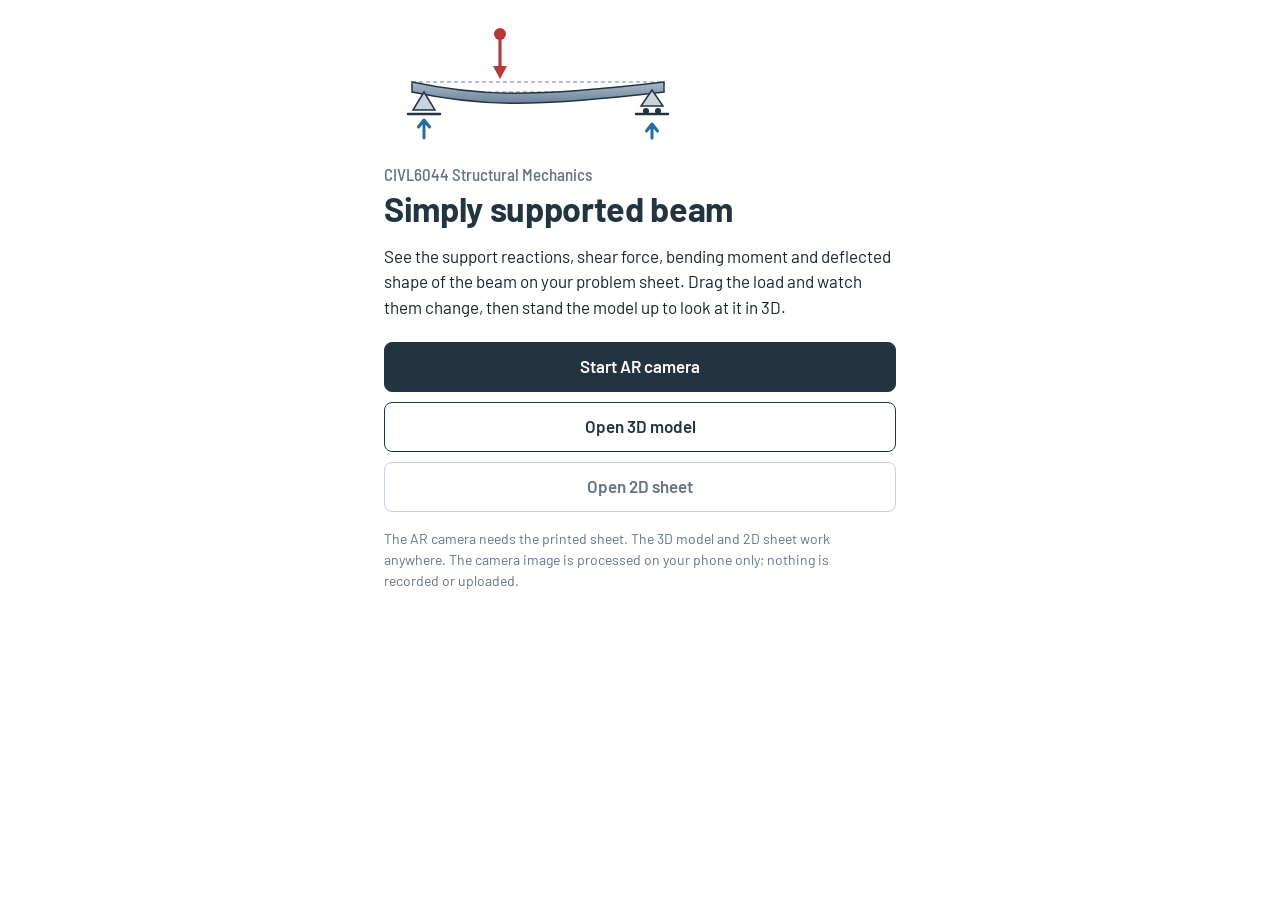
<file: index.html>
<!doctype html>
<html lang="en-IE">
<head>
  <meta charset="utf-8">
  <meta name="viewport" content="width=device-width, initial-scale=1, viewport-fit=cover">
  <meta name="theme-color" content="#233441">
  <title>CIVL6044 Structural Mechanics – AR beam</title>
  <link rel="preconnect" href="https://fonts.googleapis.com">
  <link rel="preconnect" href="https://fonts.gstatic.com" crossorigin>
  <link href="https://fonts.googleapis.com/css2?family=Barlow:wght@500;600;700&family=Barlow+Semi+Condensed:wght@500;600&display=swap" rel="stylesheet">
  <link rel="stylesheet" href="css/style.css">
  <!-- 3D and AR libraries are only fetched when the AR camera or 3D model is opened. -->
  <script type="importmap">
  {
    "imports": {
      "three": "https://cdn.jsdelivr.net/npm/three@0.160.0/build/three.module.js",
      "three/addons/": "https://cdn.jsdelivr.net/npm/three@0.160.0/examples/jsm/",
      "mindar-image-three": "https://cdn.jsdelivr.net/npm/mind-ar@1.2.5/dist/mindar-image-three.prod.js"
    }
  }
  </script>
  <script type="module" src="js/app.js"></script>
</head>
<body data-mode="start">

  <header class="tb" aria-label="Results">
    <div class="tb-grid">
      <div class="cell">
        <span class="lbl">Load position</span>
        <span class="val"><b id="v-a">1.50</b> m</span>
      </div>
      <div class="cell reaction">
        <span class="lbl">Reaction R<sub>A</sub></span>
        <span class="val"><b id="v-ra">12.5</b> kN</span>
      </div>
      <div class="cell reaction">
        <span class="lbl">Reaction R<sub>B</sub></span>
        <span class="val"><b id="v-rb">7.5</b> kN</span>
      </div>
      <div class="cell">
        <span class="lbl">Max moment</span>
        <span class="val"><b id="v-m">18.75</b> kNm</span>
      </div>
    </div>
    <p class="tb-status" id="status">Choose a view to begin.</p>
    <p class="tb-note" id="defl-note" hidden>Deflection exaggerated for visualisation.</p>
  </header>

  <main id="stage">
    <div id="ar-container" hidden></div>
    <div id="view3d-container" hidden></div>
    <canvas id="view2d" hidden aria-label="Beam with the selected structural response drawn over the problem sheet"></canvas>
    <p id="hint" class="hint" hidden></p>
  </main>

  <section class="controls" aria-label="Controls">
    <div class="views" role="group" aria-label="View">
      <button type="button" data-view="ar" aria-pressed="false">AR camera</button>
      <button type="button" data-view="3d" aria-pressed="false">3D model</button>
      <button type="button" data-view="2d" aria-pressed="false">2D sheet</button>
    </div>

    <div class="load-row">
      <label for="load">Load from A</label>
      <input type="range" id="load" min="0.1" max="3.9" step="0.1" value="1.5">
      <output id="load-out" for="load">1.5 m</output>
      <button type="button" id="btn-reset" class="icon-btn" aria-label="Reset the load to 1.5 m" title="Reset load" disabled>
        <svg viewBox="0 0 24 24" aria-hidden="true"><path d="M4.5 12a7.5 7.5 0 1 0 2.2-5.3"/><path d="M4 4v4.5h4.5"/></svg>
      </button>
    </div>

    <div class="layers" role="group" aria-label="Show on the beam">
      <button type="button" class="layer" data-layer="reactions" aria-pressed="true" style="--c: var(--reaction)">
        <svg viewBox="0 0 24 16" aria-hidden="true"><path d="M5 15V4M2.5 6.5 5 3l2.5 3.5M19 15V8M16.5 10.5 19 7l2.5 3.5"/></svg>
        <span>Reactions</span>
      </button>
      <button type="button" class="layer" data-layer="sfd" aria-pressed="false" style="--c: var(--sfd)">
        <svg viewBox="0 0 24 16" aria-hidden="true"><path d="M1 8h22M2 8V3h8v10h12V8"/></svg>
        <span>SFD</span>
      </button>
      <button type="button" class="layer" data-layer="bmd" aria-pressed="false" style="--c: var(--navy)">
        <svg viewBox="0 0 24 16" aria-hidden="true"><path d="M1 3h22M2 3l7 10 13-10"/></svg>
        <span>BMD</span>
      </button>
      <button type="button" class="layer" id="btn-all" aria-pressed="false" style="--c: var(--load)">
        <svg viewBox="0 0 24 16" aria-hidden="true"><path d="M3 4h18M3 8h18M3 12h18"/></svg>
        <span>Show all</span>
      </button>
    </div>

    <div class="beam-row" role="group" aria-label="Beam shape">
      <span class="row-label">Beam</span>
      <button type="button" data-beam="original" aria-pressed="true">Original</button>
      <button type="button" data-beam="deflected" aria-pressed="false">Deflected</button>
      <button type="button" data-beam="both" aria-pressed="false">Both</button>
    </div>

    <div class="actions only3d">
      <button type="button" id="btn-stand" aria-pressed="false">Stand up</button>
      <button type="button" id="btn-size">Size 1×</button>
      <button type="button" id="btn-freeze" aria-pressed="false" hidden>Freeze</button>
    </div>
  </section>

  <section id="start" class="start">
    <div class="start-inner">
      <svg class="start-figure" viewBox="0 0 320 120" aria-hidden="true">
        <defs>
          <linearGradient id="steel" x1="0" y1="0" x2="0" y2="1"><stop offset="0" stop-color="#A9B9C9"/><stop offset="1" stop-color="#6E849A"/></linearGradient>
        </defs>
        <path class="load" d="M122 6v40"/><path class="load-head" d="M115 40l7 13 7-13z"/><circle class="load-head" cx="122" cy="8" r="6"/>
        <path class="ghost" d="M34 56h252v10H34z"/>
        <path class="beam" d="M34 56 C 100 70 150 72 286 56 L 286 66 C 150 82 100 80 34 66 Z"/>
        <path class="sup" d="M46 66l-11 18h22zM274 64l-11 16h22z"/>
        <circle class="pin" cx="268" cy="85" r="3"/><circle class="pin" cx="280" cy="85" r="3"/>
        <path class="gnd" d="M30 88h32M258 88h32"/>
        <path class="react" d="M46 112V96M40.5 101 46 94l5.5 7M274 112V100M268.5 105 274 98l5.5 7"/>
      </svg>
      <p class="start-module">CIVL6044 Structural Mechanics</p>
      <h1>Simply supported beam</h1>
      <p>See the support reactions, shear force, bending moment and deflected shape of the beam on your problem sheet. Drag the load and watch them change, then stand the model up to look at it in 3D.</p>
      <div class="start-actions">
        <button type="button" id="go-ar" class="primary">Start AR camera</button>
        <button type="button" id="go-3d">Open 3D model</button>
        <button type="button" id="go-2d" class="quiet">Open 2D sheet</button>
      </div>
      <p class="fine">The AR camera needs the printed sheet. The 3D model and 2D sheet work anywhere. The camera image is processed on your phone only; nothing is recorded or uploaded.</p>
    </div>
  </section>

  <dialog id="message" aria-labelledby="msg-title">
    <h2 id="msg-title"></h2>
    <p id="msg-text"></p>
    <div class="dialog-actions">
      <button type="button" id="msg-secondary">Close</button>
      <button type="button" id="msg-primary" class="primary"></button>
    </div>
  </dialog>
</body>
</html>
</file>
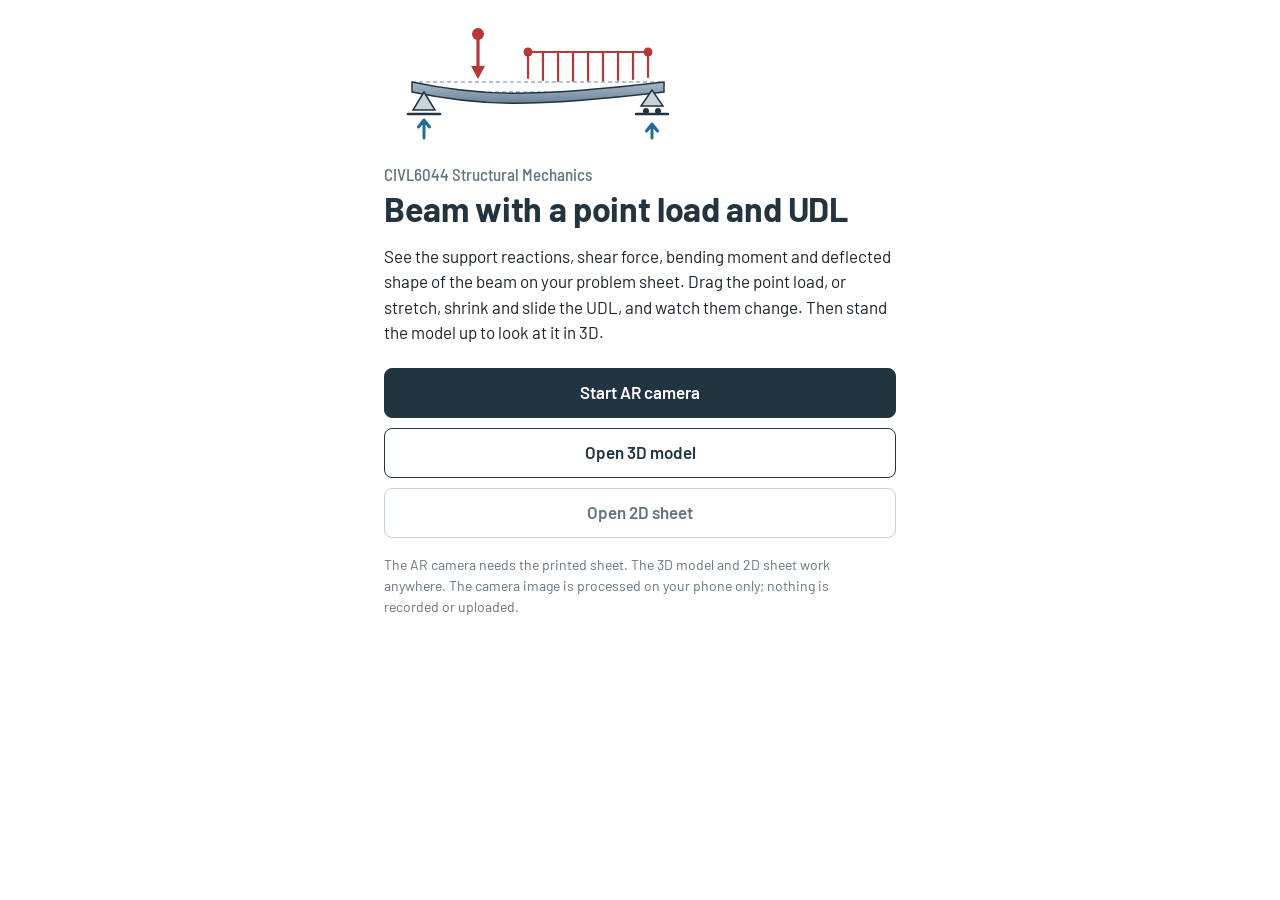
<file: udl/index.html>
<!doctype html>
<html lang="en-IE">
<head>
  <meta charset="utf-8">
  <meta name="viewport" content="width=device-width, initial-scale=1, viewport-fit=cover">
  <meta name="theme-color" content="#233441">
  <title>CIVL6044 Structural Mechanics – AR beam with UDL</title>
  <link rel="preconnect" href="https://fonts.googleapis.com">
  <link rel="preconnect" href="https://fonts.gstatic.com" crossorigin>
  <link href="https://fonts.googleapis.com/css2?family=Barlow:wght@500;600;700&family=Barlow+Semi+Condensed:wght@500;600&display=swap" rel="stylesheet">
  <link rel="stylesheet" href="css/style.css">
  <!-- 3D and AR libraries are only fetched when the AR camera or 3D model is opened. -->
  <script type="importmap">
  {
    "imports": {
      "three": "https://cdn.jsdelivr.net/npm/three@0.160.0/build/three.module.js",
      "three/addons/": "https://cdn.jsdelivr.net/npm/three@0.160.0/examples/jsm/",
      "mindar-image-three": "https://cdn.jsdelivr.net/npm/mind-ar@1.2.5/dist/mindar-image-three.prod.js"
    }
  }
  </script>
  <script type="module" src="js/app.js"></script>
</head>
<body data-mode="start">

  <header class="tb" aria-label="Results">
    <div class="tb-grid">
      <div class="cell">
        <span class="lbl">UDL length</span>
        <span class="val"><b id="v-len">2.00</b> m</span>
      </div>
      <div class="cell reaction">
        <span class="lbl">Reaction R<sub>A</sub></span>
        <span class="val"><b id="v-ra">17.5</b> kN</span>
      </div>
      <div class="cell reaction">
        <span class="lbl">Reaction R<sub>B</sub></span>
        <span class="val"><b id="v-rb">22.5</b> kN</span>
      </div>
      <div class="cell">
        <span class="lbl">Max moment</span>
        <span class="val"><b id="v-m">26.25</b> kNm</span>
      </div>
    </div>
    <p class="tb-status" id="status">Choose a view to begin.</p>
    <p class="tb-note" id="defl-note" hidden>Deflection exaggerated for visualisation.</p>
  </header>

  <main id="stage">
    <div id="ar-container" hidden></div>
    <div id="view3d-container" hidden></div>
    <canvas id="view2d" hidden aria-label="Beam with the selected structural response drawn over the problem sheet"></canvas>
    <p id="hint" class="hint" hidden></p>
  </main>

  <section class="controls" aria-label="Controls">
    <div class="views" role="group" aria-label="View">
      <button type="button" data-view="ar" aria-pressed="false">AR camera</button>
      <button type="button" data-view="3d" aria-pressed="false">3D model</button>
      <button type="button" data-view="2d" aria-pressed="false">2D sheet</button>
    </div>

    <div class="load-row">
      <label for="load">Point load</label>
      <input type="range" id="load" min="0.1" max="3.9" step="0.1" value="1.5">
      <output id="load-out" for="load">1.5 m</output>
      <button type="button" id="btn-reset" class="icon-btn" aria-label="Reset the loads to the printed problem" title="Reset loads" disabled>
        <svg viewBox="0 0 24 24" aria-hidden="true"><path d="M4.5 12a7.5 7.5 0 1 0 2.2-5.3"/><path d="M4 4v4.5h4.5"/></svg>
      </button>
    </div>

    <div class="load-row udl-row">
      <span class="row-lbl" id="udl-lbl">UDL</span>
      <div class="dual" role="group" aria-labelledby="udl-lbl">
        <div class="dual-track"><div class="dual-fill" id="udl-fill"></div></div>
        <input type="range" id="udl-s" min="0" max="4" step="0.1" value="2.0" aria-label="UDL start, metres from A">
        <input type="range" id="udl-e" min="0" max="4" step="0.1" value="4.0" aria-label="UDL end, metres from A">
      </div>
      <output id="udl-out">2.0–4.0 m</output>
      <span aria-hidden="true"></span>
    </div>

    <div class="layers" role="group" aria-label="Show on the beam">
      <button type="button" class="layer" data-layer="reactions" aria-pressed="true" style="--c: var(--reaction)">
        <svg viewBox="0 0 24 16" aria-hidden="true"><path d="M5 15V4M2.5 6.5 5 3l2.5 3.5M19 15V8M16.5 10.5 19 7l2.5 3.5"/></svg>
        <span>Reactions</span>
      </button>
      <button type="button" class="layer" data-layer="sfd" aria-pressed="false" style="--c: var(--sfd)">
        <svg viewBox="0 0 24 16" aria-hidden="true"><path d="M1 8h22M2 8V3h8v10h12V8"/></svg>
        <span>SFD</span>
      </button>
      <button type="button" class="layer" data-layer="bmd" aria-pressed="false" style="--c: var(--navy)">
        <svg viewBox="0 0 24 16" aria-hidden="true"><path d="M1 3h22M2 3l7 10 13-10"/></svg>
        <span>BMD</span>
      </button>
      <button type="button" class="layer" id="btn-all" aria-pressed="false" style="--c: var(--load)">
        <svg viewBox="0 0 24 16" aria-hidden="true"><path d="M3 4h18M3 8h18M3 12h18"/></svg>
        <span>Show all</span>
      </button>
    </div>

    <div class="beam-row" role="group" aria-label="Beam shape">
      <span class="row-label">Beam</span>
      <button type="button" data-beam="original" aria-pressed="true">Original</button>
      <button type="button" data-beam="deflected" aria-pressed="false">Deflected</button>
      <button type="button" data-beam="both" aria-pressed="false">Both</button>
    </div>

    <div class="actions only3d">
      <button type="button" id="btn-stand" aria-pressed="false">Stand up</button>
      <button type="button" id="btn-size">Size 1×</button>
      <button type="button" id="btn-freeze" aria-pressed="false" hidden>Freeze</button>
    </div>
  </section>

  <section id="start" class="start">
    <div class="start-inner">
      <svg class="start-figure" viewBox="0 0 320 120" aria-hidden="true">
        <defs>
          <linearGradient id="steel" x1="0" y1="0" x2="0" y2="1"><stop offset="0" stop-color="#A9B9C9"/><stop offset="1" stop-color="#6E849A"/></linearGradient>
        </defs>
        <path class="load" d="M100 6v40"/><path class="load-head" d="M93 40l7 13 7-13z"/><circle class="load-head" cx="100" cy="8" r="6"/>
        <path class="udl" d="M150 26h120M150 26v26M165 26v28M180 26v29M195 26v29M210 26v29M225 26v29M240 26v28M255 26v27M270 26v25"/>
        <circle class="load-head" cx="150" cy="26" r="4.5"/><circle class="load-head" cx="270" cy="26" r="4.5"/>
        <path class="ghost" d="M34 56h252v10H34z"/>
        <path class="beam" d="M34 56 C 100 70 150 72 286 56 L 286 66 C 150 82 100 80 34 66 Z"/>
        <path class="sup" d="M46 66l-11 18h22zM274 64l-11 16h22z"/>
        <circle class="pin" cx="268" cy="85" r="3"/><circle class="pin" cx="280" cy="85" r="3"/>
        <path class="gnd" d="M30 88h32M258 88h32"/>
        <path class="react" d="M46 112V96M40.5 101 46 94l5.5 7M274 112V100M268.5 105 274 98l5.5 7"/>
      </svg>
      <p class="start-module">CIVL6044 Structural Mechanics</p>
      <h1>Beam with a point load and UDL</h1>
      <p>See the support reactions, shear force, bending moment and deflected shape of the beam on your problem sheet. Drag the point load, or stretch, shrink and slide the UDL, and watch them change. Then stand the model up to look at it in 3D.</p>
      <div class="start-actions">
        <button type="button" id="go-ar" class="primary">Start AR camera</button>
        <button type="button" id="go-3d">Open 3D model</button>
        <button type="button" id="go-2d" class="quiet">Open 2D sheet</button>
      </div>
      <p class="fine">The AR camera needs the printed sheet. The 3D model and 2D sheet work anywhere. The camera image is processed on your phone only; nothing is recorded or uploaded.</p>
    </div>
  </section>

  <dialog id="message" aria-labelledby="msg-title">
    <h2 id="msg-title"></h2>
    <p id="msg-text"></p>
    <div class="dialog-actions">
      <button type="button" id="msg-secondary">Close</button>
      <button type="button" id="msg-primary" class="primary"></button>
    </div>
  </dialog>
</body>
</html>
</file>
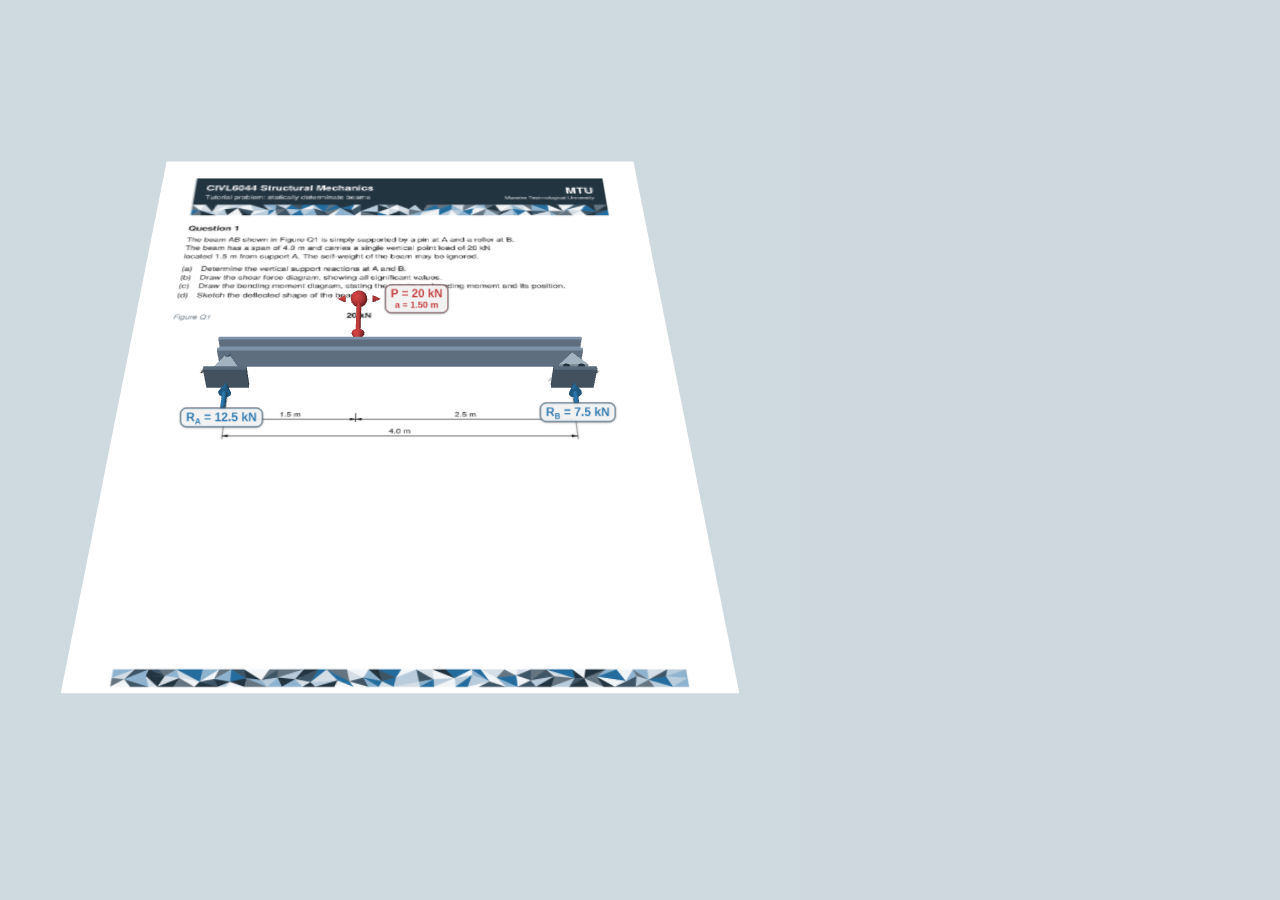
<file: tests/preview.html>
<!doctype html>
<html><head><meta charset="utf-8"><style>html,body{margin:0;background:#cfd8df}canvas{display:block}</style></head>
<body><canvas id="c"></canvas>
<script type="module">
import { G } from "../js/geometry.js";
import { solve } from "../js/beam.js";
import { buildScene, DIM } from "../js/scene3d.js";
import { renderLabel, labelGeometry } from "../js/labels.js";

const q = new URLSearchParams(location.search);
const W = +(q.get("w") || 800), H = +(q.get("h") || 900);
const a = +(q.get("a") || 1.5), beam = q.get("beam") || "original";
const layers = { reactions: q.get("r") !== "0", sfd: q.get("sfd") === "1", bmd: q.get("bmd") === "1" };
const theta = (+(q.get("theta") || 0)) * Math.PI / 180, size = +(q.get("size") || 1);
const eye = (q.get("eye") || "0,-300,330").split(",").map(Number);
const tgt = (q.get("tgt") || "0,-35,0").split(",").map(Number);
const fov = +(q.get("fov") || 42);
const sheetOn = q.get("sheet") !== "0";

const cv = document.getElementById("c"); cv.width = W; cv.height = H;
const gl = cv.getContext("webgl2", { antialias: true, premultipliedAlpha: false });

// ---------- math
const m4 = {
  mul(a, b) { const o = new Float32Array(16); for (let i = 0; i < 4; i++) for (let j = 0; j < 4; j++) { let s = 0; for (let k = 0; k < 4; k++) s += a[k * 4 + j] * b[i * 4 + k]; o[i * 4 + j] = s; } return o; },
  persp(f, asp, n, fa) { const t = 1 / Math.tan(f / 2); return new Float32Array([t / asp, 0, 0, 0, 0, t, 0, 0, 0, 0, (fa + n) / (n - fa), -1, 0, 0, (2 * fa * n) / (n - fa), 0]); },
  look(e, c, up) {
    const z = norm(sub(e, c)), x = norm(cross(up, z)), y = cross(z, x);
    return new Float32Array([x[0], y[0], z[0], 0, x[1], y[1], z[1], 0, x[2], y[2], z[2], 0, -dot(x, e), -dot(y, e), -dot(z, e), 1]);
  },
  tr(x, y, z) { return new Float32Array([1, 0, 0, 0, 0, 1, 0, 0, 0, 0, 1, 0, x, y, z, 1]); },
  rx(t) { const c = Math.cos(t), s = Math.sin(t); return new Float32Array([1, 0, 0, 0, 0, c, s, 0, 0, -s, c, 0, 0, 0, 0, 1]); },
  sc(s) { return new Float32Array([s, 0, 0, 0, 0, s, 0, 0, 0, 0, s, 0, 0, 0, 0, 1]); },
  app(m, p) { const x = p[0], y = p[1], z = p[2]; const w = m[3] * x + m[7] * y + m[11] * z + m[15];
    return [(m[0] * x + m[4] * y + m[8] * z + m[12]) / w, (m[1] * x + m[5] * y + m[9] * z + m[13]) / w, (m[2] * x + m[6] * y + m[10] * z + m[14]) / w]; },
};
function sub(a, b) { return [a[0] - b[0], a[1] - b[1], a[2] - b[2]]; }
function dot(a, b) { return a[0] * b[0] + a[1] * b[1] + a[2] * b[2]; }
function cross(a, b) { return [a[1] * b[2] - a[2] * b[1], a[2] * b[0] - a[0] * b[2], a[0] * b[1] - a[1] * b[0]]; }
function norm(v) { const l = Math.hypot(...v); return v.map((c) => c / l); }

const P = m4.persp(fov * Math.PI / 180, W / H, 5, 6000);
const V = m4.look(eye, tgt, [0, 0, 1]);
const M = m4.mul(m4.tr(0, DIM.hingeY, theta ? 0.5 : 0), m4.mul(m4.rx(theta), m4.mul(m4.sc(size), m4.tr(0, -DIM.hingeY, 0))));
const PV = m4.mul(P, V), PVM = m4.mul(PV, M);

// ---------- shaders (vertex colours are linear, output is sRGB - same as three.js)
function prog(vs, fs) { const p = gl.createProgram(); for (const [t, s] of [[gl.VERTEX_SHADER, vs], [gl.FRAGMENT_SHADER, fs]]) { const sh = gl.createShader(t); gl.shaderSource(sh, s); gl.compileShader(sh); if (!gl.getShaderParameter(sh, gl.COMPILE_STATUS)) throw gl.getShaderInfoLog(sh); gl.attachShader(p, sh); } gl.linkProgram(p); return p; }
const colP = prog(`#version 300 es
in vec3 p; in vec3 c; uniform mat4 m; out vec3 vc; void main(){ vc=c; gl_Position=m*vec4(p,1.0); }`,
`#version 300 es
precision highp float; in vec3 vc; uniform float o; out vec4 f;
vec3 enc(vec3 x){ return mix(x*12.92, 1.055*pow(x,vec3(1.0/2.4))-0.055, step(vec3(0.0031308),x)); }
void main(){ f=vec4(enc(vc), o); }`);
const texP = prog(`#version 300 es
in vec3 p; in vec2 uv; uniform mat4 m; out vec2 vu; void main(){ vu=uv; gl_Position=m*vec4(p,1.0); }`,
`#version 300 es
precision highp float; in vec2 vu; uniform sampler2D t; uniform float o; out vec4 f; void main(){ vec4 c=texture(t,vu); f=vec4(c.rgb, c.a*o); }`);

function drawColored(pos, col, idx, mvp, opacity) {
  gl.useProgram(colP);
  const P3 = new Float32Array(idx.length * 3), C3 = new Float32Array(idx.length * 3);
  idx.forEach((k, i) => { for (let j = 0; j < 3; j++) { P3[i * 3 + j] = pos[k * 3 + j]; C3[i * 3 + j] = col[k * 3 + j]; } });
  for (const [name, data] of [["p", P3], ["c", C3]]) { const bf = gl.createBuffer(); gl.bindBuffer(gl.ARRAY_BUFFER, bf); gl.bufferData(gl.ARRAY_BUFFER, data, gl.STATIC_DRAW); const l = gl.getAttribLocation(colP, name); gl.enableVertexAttribArray(l); gl.vertexAttribPointer(l, 3, gl.FLOAT, false, 0, 0); }
  gl.uniformMatrix4fv(gl.getUniformLocation(colP, "m"), false, mvp); gl.uniform1f(gl.getUniformLocation(colP, "o"), opacity);
  gl.drawArrays(gl.TRIANGLES, 0, idx.length);
}
function drawQuad(corners, tex, mvp, opacity) {
  gl.useProgram(texP);
  const [a, b, c, d] = corners; const P3 = new Float32Array([...a, ...b, ...c, ...a, ...c, ...d]); const UV = new Float32Array([0, 1, 1, 1, 1, 0, 0, 1, 1, 0, 0, 0]);
  for (const [name, data, n] of [["p", P3, 3], ["uv", UV, 2]]) { const bf = gl.createBuffer(); gl.bindBuffer(gl.ARRAY_BUFFER, bf); gl.bufferData(gl.ARRAY_BUFFER, data, gl.STATIC_DRAW); const l = gl.getAttribLocation(texP, name); gl.enableVertexAttribArray(l); gl.vertexAttribPointer(l, n, gl.FLOAT, false, 0, 0); }
  gl.bindTexture(gl.TEXTURE_2D, tex); gl.uniformMatrix4fv(gl.getUniformLocation(texP, "m"), false, mvp); gl.uniform1f(gl.getUniformLocation(texP, "o"), opacity);
  gl.drawArrays(gl.TRIANGLES, 0, 6);
}
function texFrom(img) { const t = gl.createTexture(); gl.bindTexture(gl.TEXTURE_2D, t); gl.pixelStorei(gl.UNPACK_FLIP_Y_WEBGL, false); gl.texImage2D(gl.TEXTURE_2D, 0, gl.RGBA, gl.RGBA, gl.UNSIGNED_BYTE, img); gl.generateMipmap(gl.TEXTURE_2D); gl.texParameteri(gl.TEXTURE_2D, gl.TEXTURE_MIN_FILTER, gl.LINEAR_MIPMAP_LINEAR); return t; }

async function run() {
  const img = new Image(); img.src = "../assets/target.png"; await img.decode();
  gl.viewport(0, 0, W, H); gl.clearColor(0.81, 0.85, 0.88, 1); gl.clear(gl.COLOR_BUFFER_BIT | gl.DEPTH_BUFFER_BIT);
  gl.enable(gl.DEPTH_TEST); gl.enable(gl.BLEND); gl.blendFunc(gl.SRC_ALPHA, gl.ONE_MINUS_SRC_ALPHA);
  if (sheetOn) { const hw = G.pageW / 2, hh = G.targetH / 2; drawQuad([[-hw, -hh, 0], [hw, -hh, 0], [hw, hh, 0], [-hw, hh, 0]].map(p=>p), texFrom(img), PV, 1); }

  if (theta > 0.05) {
    const c = document.createElement("canvas"); c.width = 16; c.height = 128; const g2 = c.getContext("2d");
    const gr = g2.createLinearGradient(0, 128, 0, 0);
    gr.addColorStop(0, "rgba(10,20,30,0)"); gr.addColorStop(0.2, "rgba(10,20,30,0.55)"); gr.addColorStop(0.34, "rgba(10,20,30,0.3)"); gr.addColorStop(1, "rgba(10,20,30,0)");
    g2.fillStyle = gr; g2.fillRect(0, 0, 16, 128);
    const Lh = 40 * size, hw = 98 * size, y0 = DIM.hingeY - 0.2 * Lh, y1 = y0 + Lh;
    drawQuad([[-hw, y0, 0.15], [hw, y0, 0.15], [hw, y1, 0.15], [-hw, y1, 0.15]], texFrom(c), PV, 0.9 * Math.sin(theta));
  }
  const sol = solve(G.problem.L, G.problem.P, a);
  const S = buildScene({ sol, layers, beam, defl: beam === "original" ? 0 : 1, dragging: false });
  const bs = [...S.batches.values()];
  let tris = 0, bad = 0;
  for (const b of bs) { tris += b.idx.length / 3; for (const v of b.pos) if (!Number.isFinite(v)) bad++; }
  const opaque = bs.filter((b) => b.opacity >= 1), trans = bs.filter((b) => b.opacity < 1).sort((p, q) => p.order - q.order);
  for (const b of opaque) drawColored(b.pos, b.col, b.idx, PVM, 1);
  gl.depthMask(false);
  for (const b of trans) drawColored(b.pos, b.col, b.idx, PVM, b.opacity);
  // flat labels (in the figure plane)
  for (const L of S.labels.filter((l) => l.flat)) {
    const im = renderLabel(L); const g = labelGeometry(L, im);
    const x0 = L.pos[0] - g.centerX * g.w, y0 = L.pos[1] - 0.5 * g.h, z = L.pos[2];
    drawQuad([[x0, y0, z], [x0 + g.w, y0, z], [x0 + g.w, y0 + g.h, z], [x0, y0 + g.h, z]], texFrom(im.canvas), PVM, 1);
  }
  // sprites: camera-facing, drawn on top (depthTest off)
  gl.disable(gl.DEPTH_TEST);
  for (const L of S.labels.filter((l) => !l.flat)) {
    const im = renderLabel(L); const g = labelGeometry(L, im);
    const wc = m4.app(M, L.pos); const vc = m4.app(V, wc);
    const w = g.w * size, h = g.h * size, ox = -g.centerX * w, oy = -0.5 * h;
    const cs = [[ox, oy], [ox + w, oy], [ox + w, oy + h], [ox, oy + h]].map(([dx, dy]) => [vc[0] + dx, vc[1] + dy, vc[2]]);
    drawQuad(cs, texFrom(im.canvas), P, 1);
  }
  document.title = JSON.stringify({ tris, bad, batches: bs.map((b) => b.key), labels: S.labels.length });
}
run().catch((e) => { document.title = "ERR " + e; });
</script></body></html>
</file>
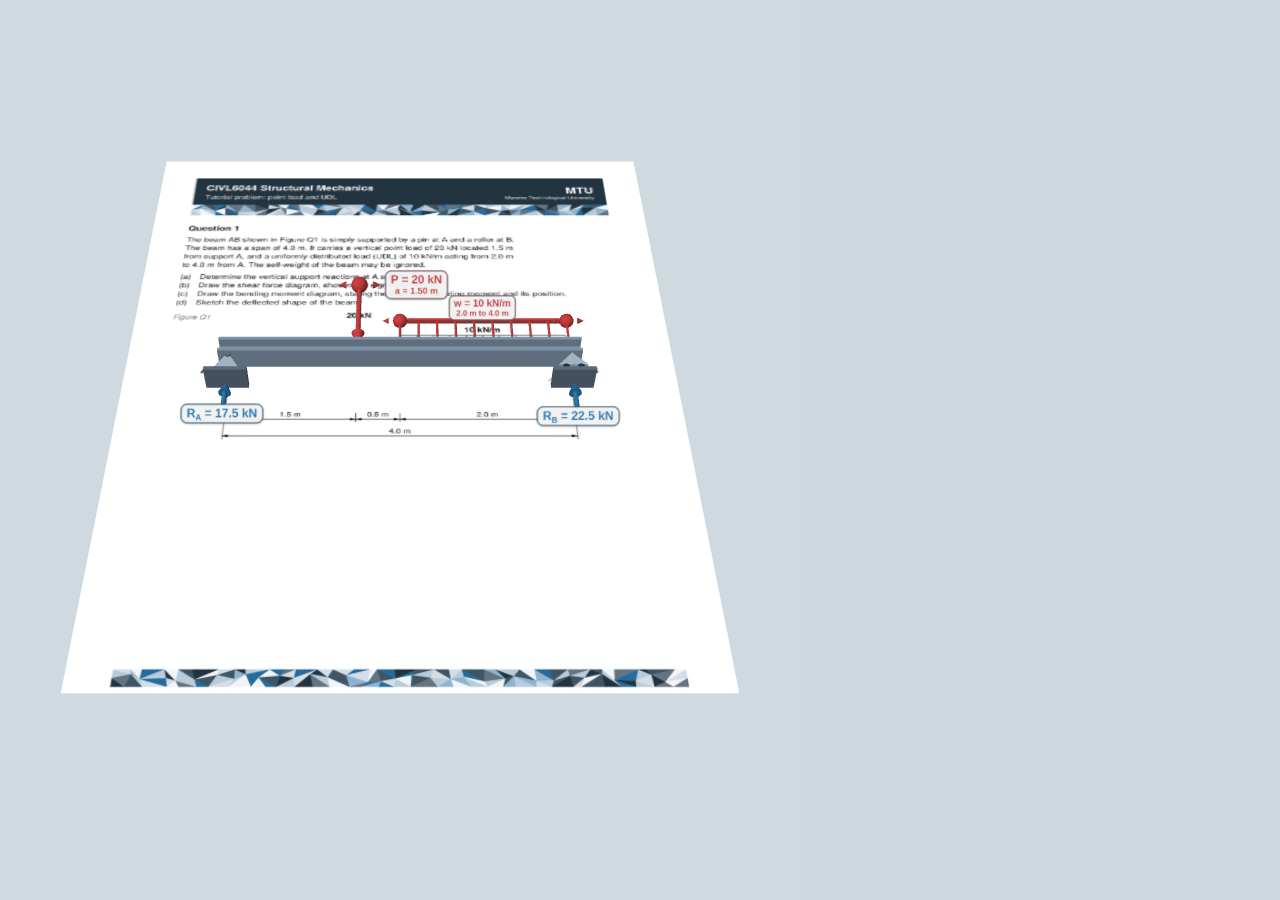
<file: udl/tests/preview.html>
<!doctype html>
<html><head><meta charset="utf-8"><style>html,body{margin:0;background:#cfd8df}canvas{display:block}</style></head>
<body><canvas id="c"></canvas>
<script type="module">
import { G } from "../js/geometry.js";
import { solve } from "../js/beam.js";
import { buildScene, DIM } from "../js/scene3d.js";
import { renderLabel, labelGeometry } from "../js/labels.js";

const q = new URLSearchParams(location.search);
const W = +(q.get("w") || 800), H = +(q.get("h") || 900);
const a = +(q.get("a") || 1.5), beam = q.get("beam") || "original", us = +(q.get("s") ?? 2), ue = +(q.get("e") || 4);
const layers = { reactions: q.get("r") !== "0", sfd: q.get("sfd") === "1", bmd: q.get("bmd") === "1" };
const theta = (+(q.get("theta") || 0)) * Math.PI / 180, size = +(q.get("size") || 1);
const eye = (q.get("eye") || "0,-300,330").split(",").map(Number);
const tgt = (q.get("tgt") || "0,-35,0").split(",").map(Number);
const fov = +(q.get("fov") || 42);
const sheetOn = q.get("sheet") !== "0";

const cv = document.getElementById("c"); cv.width = W; cv.height = H;
const gl = cv.getContext("webgl2", { antialias: true, premultipliedAlpha: false });

// ---------- math
const m4 = {
  mul(a, b) { const o = new Float32Array(16); for (let i = 0; i < 4; i++) for (let j = 0; j < 4; j++) { let s = 0; for (let k = 0; k < 4; k++) s += a[k * 4 + j] * b[i * 4 + k]; o[i * 4 + j] = s; } return o; },
  persp(f, asp, n, fa) { const t = 1 / Math.tan(f / 2); return new Float32Array([t / asp, 0, 0, 0, 0, t, 0, 0, 0, 0, (fa + n) / (n - fa), -1, 0, 0, (2 * fa * n) / (n - fa), 0]); },
  look(e, c, up) {
    const z = norm(sub(e, c)), x = norm(cross(up, z)), y = cross(z, x);
    return new Float32Array([x[0], y[0], z[0], 0, x[1], y[1], z[1], 0, x[2], y[2], z[2], 0, -dot(x, e), -dot(y, e), -dot(z, e), 1]);
  },
  tr(x, y, z) { return new Float32Array([1, 0, 0, 0, 0, 1, 0, 0, 0, 0, 1, 0, x, y, z, 1]); },
  rx(t) { const c = Math.cos(t), s = Math.sin(t); return new Float32Array([1, 0, 0, 0, 0, c, s, 0, 0, -s, c, 0, 0, 0, 0, 1]); },
  sc(s) { return new Float32Array([s, 0, 0, 0, 0, s, 0, 0, 0, 0, s, 0, 0, 0, 0, 1]); },
  app(m, p) { const x = p[0], y = p[1], z = p[2]; const w = m[3] * x + m[7] * y + m[11] * z + m[15];
    return [(m[0] * x + m[4] * y + m[8] * z + m[12]) / w, (m[1] * x + m[5] * y + m[9] * z + m[13]) / w, (m[2] * x + m[6] * y + m[10] * z + m[14]) / w]; },
};
function sub(a, b) { return [a[0] - b[0], a[1] - b[1], a[2] - b[2]]; }
function dot(a, b) { return a[0] * b[0] + a[1] * b[1] + a[2] * b[2]; }
function cross(a, b) { return [a[1] * b[2] - a[2] * b[1], a[2] * b[0] - a[0] * b[2], a[0] * b[1] - a[1] * b[0]]; }
function norm(v) { const l = Math.hypot(...v); return v.map((c) => c / l); }

const P = m4.persp(fov * Math.PI / 180, W / H, 5, 6000);
const V = m4.look(eye, tgt, [0, 0, 1]);
const M = m4.mul(m4.tr(0, DIM.hingeY, theta ? 0.5 : 0), m4.mul(m4.rx(theta), m4.mul(m4.sc(size), m4.tr(0, -DIM.hingeY, 0))));
const PV = m4.mul(P, V), PVM = m4.mul(PV, M);

// ---------- shaders (vertex colours are linear, output is sRGB - same as three.js)
function prog(vs, fs) { const p = gl.createProgram(); for (const [t, s] of [[gl.VERTEX_SHADER, vs], [gl.FRAGMENT_SHADER, fs]]) { const sh = gl.createShader(t); gl.shaderSource(sh, s); gl.compileShader(sh); if (!gl.getShaderParameter(sh, gl.COMPILE_STATUS)) throw gl.getShaderInfoLog(sh); gl.attachShader(p, sh); } gl.linkProgram(p); return p; }
const colP = prog(`#version 300 es
in vec3 p; in vec3 c; uniform mat4 m; out vec3 vc; void main(){ vc=c; gl_Position=m*vec4(p,1.0); }`,
`#version 300 es
precision highp float; in vec3 vc; uniform float o; out vec4 f;
vec3 enc(vec3 x){ return mix(x*12.92, 1.055*pow(x,vec3(1.0/2.4))-0.055, step(vec3(0.0031308),x)); }
void main(){ f=vec4(enc(vc), o); }`);
const texP = prog(`#version 300 es
in vec3 p; in vec2 uv; uniform mat4 m; out vec2 vu; void main(){ vu=uv; gl_Position=m*vec4(p,1.0); }`,
`#version 300 es
precision highp float; in vec2 vu; uniform sampler2D t; uniform float o; out vec4 f; void main(){ vec4 c=texture(t,vu); f=vec4(c.rgb, c.a*o); }`);

function drawColored(pos, col, idx, mvp, opacity) {
  gl.useProgram(colP);
  const P3 = new Float32Array(idx.length * 3), C3 = new Float32Array(idx.length * 3);
  idx.forEach((k, i) => { for (let j = 0; j < 3; j++) { P3[i * 3 + j] = pos[k * 3 + j]; C3[i * 3 + j] = col[k * 3 + j]; } });
  for (const [name, data] of [["p", P3], ["c", C3]]) { const bf = gl.createBuffer(); gl.bindBuffer(gl.ARRAY_BUFFER, bf); gl.bufferData(gl.ARRAY_BUFFER, data, gl.STATIC_DRAW); const l = gl.getAttribLocation(colP, name); gl.enableVertexAttribArray(l); gl.vertexAttribPointer(l, 3, gl.FLOAT, false, 0, 0); }
  gl.uniformMatrix4fv(gl.getUniformLocation(colP, "m"), false, mvp); gl.uniform1f(gl.getUniformLocation(colP, "o"), opacity);
  gl.drawArrays(gl.TRIANGLES, 0, idx.length);
}
function drawQuad(corners, tex, mvp, opacity) {
  gl.useProgram(texP);
  const [a, b, c, d] = corners; const P3 = new Float32Array([...a, ...b, ...c, ...a, ...c, ...d]); const UV = new Float32Array([0, 1, 1, 1, 1, 0, 0, 1, 1, 0, 0, 0]);
  for (const [name, data, n] of [["p", P3, 3], ["uv", UV, 2]]) { const bf = gl.createBuffer(); gl.bindBuffer(gl.ARRAY_BUFFER, bf); gl.bufferData(gl.ARRAY_BUFFER, data, gl.STATIC_DRAW); const l = gl.getAttribLocation(texP, name); gl.enableVertexAttribArray(l); gl.vertexAttribPointer(l, n, gl.FLOAT, false, 0, 0); }
  gl.bindTexture(gl.TEXTURE_2D, tex); gl.uniformMatrix4fv(gl.getUniformLocation(texP, "m"), false, mvp); gl.uniform1f(gl.getUniformLocation(texP, "o"), opacity);
  gl.drawArrays(gl.TRIANGLES, 0, 6);
}
function texFrom(img) { const t = gl.createTexture(); gl.bindTexture(gl.TEXTURE_2D, t); gl.pixelStorei(gl.UNPACK_FLIP_Y_WEBGL, false); gl.texImage2D(gl.TEXTURE_2D, 0, gl.RGBA, gl.RGBA, gl.UNSIGNED_BYTE, img); gl.generateMipmap(gl.TEXTURE_2D); gl.texParameteri(gl.TEXTURE_2D, gl.TEXTURE_MIN_FILTER, gl.LINEAR_MIPMAP_LINEAR); return t; }

async function run() {
  const img = new Image(); img.src = "../assets/target.png"; await img.decode();
  gl.viewport(0, 0, W, H); gl.clearColor(0.81, 0.85, 0.88, 1); gl.clear(gl.COLOR_BUFFER_BIT | gl.DEPTH_BUFFER_BIT);
  gl.enable(gl.DEPTH_TEST); gl.enable(gl.BLEND); gl.blendFunc(gl.SRC_ALPHA, gl.ONE_MINUS_SRC_ALPHA);
  if (sheetOn) { const hw = G.pageW / 2, hh = G.targetH / 2; drawQuad([[-hw, -hh, 0], [hw, -hh, 0], [hw, hh, 0], [-hw, hh, 0]].map(p=>p), texFrom(img), PV, 1); }

  if (theta > 0.05) {
    const c = document.createElement("canvas"); c.width = 16; c.height = 128; const g2 = c.getContext("2d");
    const gr = g2.createLinearGradient(0, 128, 0, 0);
    gr.addColorStop(0, "rgba(10,20,30,0)"); gr.addColorStop(0.2, "rgba(10,20,30,0.55)"); gr.addColorStop(0.34, "rgba(10,20,30,0.3)"); gr.addColorStop(1, "rgba(10,20,30,0)");
    g2.fillStyle = gr; g2.fillRect(0, 0, 16, 128);
    const Lh = 40 * size, hw = 98 * size, y0 = DIM.hingeY - 0.2 * Lh, y1 = y0 + Lh;
    drawQuad([[-hw, y0, 0.15], [hw, y0, 0.15], [hw, y1, 0.15], [-hw, y1, 0.15]], texFrom(c), PV, 0.9 * Math.sin(theta));
  }
  const sol = solve({ L: G.problem.L, P: G.problem.P, a, w: G.problem.w, s: q.get("s") ? us : G.problem.s0, e: ue });
  const S = buildScene({ sol, layers, beam, defl: beam === "original" ? 0 : 1, dragging: q.get("drag") || null });
  const bs = [...S.batches.values()];
  let tris = 0, bad = 0;
  for (const b of bs) { tris += b.idx.length / 3; for (const v of b.pos) if (!Number.isFinite(v)) bad++; }
  const opaque = bs.filter((b) => b.opacity >= 1), trans = bs.filter((b) => b.opacity < 1).sort((p, q) => p.order - q.order);
  for (const b of opaque) drawColored(b.pos, b.col, b.idx, PVM, 1);
  gl.depthMask(false);
  for (const b of trans) drawColored(b.pos, b.col, b.idx, PVM, b.opacity);
  // flat labels (in the figure plane)
  for (const L of S.labels.filter((l) => l.flat)) {
    const im = renderLabel(L); const g = labelGeometry(L, im);
    const x0 = L.pos[0] - g.centerX * g.w, y0 = L.pos[1] - 0.5 * g.h, z = L.pos[2];
    drawQuad([[x0, y0, z], [x0 + g.w, y0, z], [x0 + g.w, y0 + g.h, z], [x0, y0 + g.h, z]], texFrom(im.canvas), PVM, 1);
  }
  // sprites: camera-facing, drawn on top (depthTest off)
  gl.disable(gl.DEPTH_TEST);
  for (const L of S.labels.filter((l) => !l.flat)) {
    const im = renderLabel(L); const g = labelGeometry(L, im);
    const wc = m4.app(M, L.pos); const vc = m4.app(V, wc);
    const w = g.w * size, h = g.h * size, ox = -g.centerX * w, oy = -0.5 * h;
    const cs = [[ox, oy], [ox + w, oy], [ox + w, oy + h], [ox, oy + h]].map(([dx, dy]) => [vc[0] + dx, vc[1] + dy, vc[2]]);
    drawQuad(cs, texFrom(im.canvas), P, 1);
  }
  document.title = JSON.stringify({ tris, bad, batches: bs.map((b) => b.key), labels: S.labels.length });
}
run().catch((e) => { document.title = "ERR " + e; });
</script></body></html>
</file>
<file: css/style.css>
:root {
  --navy: #233441;
  --ink: #1B242C;
  --grey: #647480;
  --rule: #C5D0D8;
  --wash: #EEF2F5;
  --paper: #FFFFFF;
  --reaction: #246C9D;
  --sfd: #3F7FB0;
  --load: #B73838;
  --defl: #6B3FA0;
  --sans: "Barlow", "Helvetica Neue", Arial, sans-serif;
  --cond: "Barlow Semi Condensed", "Arial Narrow", "Helvetica Neue", Arial, sans-serif;
  color-scheme: light;
}

* { box-sizing: border-box; }
[hidden] { display: none !important; }
html, body { height: 100%; }
body {
  margin: 0;
  height: 100dvh;
  display: grid;
  grid-template-rows: auto minmax(0, 1fr) auto;
  background: var(--paper);
  color: var(--ink);
  font-family: var(--sans);
  font-size: 16px;
  line-height: 1.4;
  -webkit-text-size-adjust: 100%;
  overscroll-behavior: none;
}
button { font: inherit; color: inherit; cursor: pointer; }
button:disabled { cursor: default; }
:focus-visible { outline: 2px solid var(--reaction); outline-offset: 2px; }

/* ---------------------------------------------------------------- title block readout */
.tb {
  padding: calc(env(safe-area-inset-top, 0px) + 8px) 10px 6px;
  background: var(--paper);
  border-bottom: 1px solid var(--rule);
}
.tb-grid { display: grid; grid-template-columns: repeat(4, minmax(0, 1fr)); border: 1.5px solid var(--navy); }
.cell { display: flex; flex-direction: column; gap: 1px; padding: 5px 7px 6px; border-left: 1px solid var(--rule); min-width: 0; }
.cell:first-child { border-left: 0; }
.lbl { font-family: var(--cond); font-weight: 500; font-size: 12px; color: var(--grey); white-space: nowrap; overflow: hidden; text-overflow: ellipsis; }
.val { font-family: var(--cond); font-weight: 500; font-size: 13px; color: var(--grey); white-space: nowrap; font-variant-numeric: tabular-nums; }
.val b { font-weight: 600; font-size: clamp(18px, 5vw, 26px); color: var(--navy); letter-spacing: -0.01em; }
.reaction .val b { color: var(--reaction); }
sub { font-size: 0.72em; line-height: 0; }
.tb-status { margin: 5px 2px 0; font-size: 14px; color: var(--ink); min-height: 1.4em; }
.tb-note { margin: 1px 2px 0; font-size: 13px; color: var(--defl); font-style: italic; }

/* ---------------------------------------------------------------- stage */
#stage {
  position: relative; overflow: hidden;
  display: flex; align-items: center; justify-content: center;
  background: var(--wash);
  touch-action: none;
  user-select: none; -webkit-user-select: none;
}
body[data-mode="ar"] #stage { background: #0F1418; }
body[data-mode="3d"] #stage { background: radial-gradient(120% 90% at 50% 30%, #F6F8FA 0%, #DDE4EA 65%, #CAD3DB 100%); }
/* z-index + isolation keep MindAR's camera video (z-index -2) above the stage background */
#ar-container { position: absolute; inset: 0; overflow: hidden; z-index: 0; isolation: isolate; }
#view3d-container { position: absolute; inset: 0; }
#view2d { display: block; box-shadow: 0 0 0 1px var(--rule); background: var(--paper); }
.hint {
  position: absolute; left: 50%; bottom: 14px; transform: translateX(-50%); z-index: 2;
  margin: 0; padding: 8px 14px; max-width: calc(100% - 24px);
  background: rgba(35, 52, 65, 0.92); color: #fff;
  border-radius: 999px; font-size: 14px; text-align: center; pointer-events: none;
}

/* ---------------------------------------------------------------- controls */
.controls {
  display: grid; gap: 7px;
  padding: 8px 10px calc(env(safe-area-inset-bottom, 0px) + 9px);
  background: var(--paper);
  border-top: 1px solid var(--rule);
}

/* view tabs: like sheet tabs on a drawing set */
.views { display: grid; grid-template-columns: repeat(3, 1fr); border: 1.5px solid var(--navy); border-radius: 7px; overflow: hidden; }
.views button {
  min-height: 34px; padding: 4px 6px; background: var(--paper); border: 0; border-left: 1px solid var(--rule);
  font-family: var(--cond); font-weight: 600; font-size: 15px; color: var(--navy);
}
.views button:first-child { border-left: 0; }
.views button[aria-pressed="true"] { background: var(--navy); color: #fff; }

.load-row { display: grid; grid-template-columns: auto minmax(0, 1fr) 3.2em 40px; align-items: center; gap: 8px; font-size: 14px; }
.load-row label { color: var(--grey); font-family: var(--cond); font-weight: 500; }
.load-row output { font-family: var(--cond); font-weight: 600; font-size: 17px; color: var(--load); text-align: right; font-variant-numeric: tabular-nums; }
input[type="range"] { width: 100%; accent-color: var(--load); height: 28px; margin: 0; }
.icon-btn { width: 40px; height: 34px; display: grid; place-items: center; background: var(--paper); border: 1px solid var(--rule); border-radius: 6px; }
.icon-btn svg { width: 20px; height: 20px; fill: none; stroke: var(--navy); stroke-width: 2; stroke-linecap: round; stroke-linejoin: round; }
.icon-btn:disabled svg { stroke: #B3BDC5; }

.layers { display: grid; grid-template-columns: repeat(4, minmax(0, 1fr)); gap: 6px; }
.layer {
  display: flex; align-items: center; justify-content: center; gap: 5px;
  min-height: 40px; padding: 4px 4px;
  background: var(--paper); border: 1px solid var(--rule); border-radius: 6px;
  font-family: var(--cond); font-weight: 600; font-size: 14px; color: var(--grey); white-space: nowrap;
}
.layer svg { flex-shrink: 0; width: 22px; height: 15px; fill: none; stroke: var(--c); stroke-width: 1.9; stroke-linecap: round; stroke-linejoin: round; opacity: 0.55; }
.layer[aria-pressed="true"] { color: var(--ink); border-color: var(--c); background: color-mix(in srgb, var(--c) 9%, white); box-shadow: inset 0 -3px 0 var(--c); }
.layer[aria-pressed="true"] svg { opacity: 1; }

.beam-row { display: grid; grid-template-columns: auto repeat(3, minmax(0, 1fr)); align-items: stretch; gap: 0; border: 1px solid var(--rule); border-radius: 6px; overflow: hidden; }
.row-label { display: grid; place-items: center; padding: 0 10px; font-family: var(--cond); font-weight: 500; font-size: 14px; color: var(--grey); background: var(--wash); border-right: 1px solid var(--rule); }
.beam-row button { min-height: 34px; border: 0; border-left: 1px solid var(--rule); background: var(--paper); font-family: var(--cond); font-weight: 600; font-size: 14px; color: var(--grey); }
.beam-row .row-label + button { border-left: 0; }
.beam-row button[aria-pressed="true"] { background: color-mix(in srgb, var(--defl) 12%, white); color: var(--defl); box-shadow: inset 0 -3px 0 var(--defl); }
.beam-row button[data-beam="original"][aria-pressed="true"] { background: var(--wash); color: var(--navy); box-shadow: inset 0 -3px 0 var(--navy); }

.actions { display: flex; gap: 6px; }
.actions button {
  flex: 1 1 0; min-height: 40px; padding: 5px 8px;
  background: var(--paper); border: 1px solid var(--navy); border-radius: 6px;
  font-family: var(--cond); font-weight: 600; font-size: 15px; color: var(--navy);
}
.actions button[aria-pressed="true"] { background: var(--navy); color: #fff; }
#btn-freeze[aria-pressed="true"] { background: var(--load); border-color: var(--load); }

/* ---------------------------------------------------------------- start screen */
.start {
  position: fixed; inset: 0; z-index: 10; overflow-y: auto;
  background: var(--paper);
  padding: calc(env(safe-area-inset-top, 0px) + 26px) 22px calc(env(safe-area-inset-bottom, 0px) + 24px);
}
.start-inner { max-width: 32rem; margin: 0 auto; }
.start-figure { width: 100%; max-width: 320px; height: auto; display: block; margin: 0 0 16px -6px; }
.start-figure .ghost { fill: none; stroke: #9FB0C0; stroke-width: 1.4; stroke-dasharray: 4 3; }
.start-figure .beam { fill: url(#steel); stroke: var(--navy); stroke-width: 1.4; }
.start-figure .sup { fill: #C9D3DC; stroke: var(--navy); stroke-width: 1.5; }
.start-figure .pin { fill: var(--navy); }
.start-figure .gnd { fill: none; stroke: var(--navy); stroke-width: 2.5; stroke-linecap: round; }
.start-figure .load { stroke: var(--load); stroke-width: 3.2; }
.start-figure .load-head { fill: var(--load); }
.start-figure .react { fill: none; stroke: var(--reaction); stroke-width: 3; stroke-linecap: round; stroke-linejoin: round; }
.start-module { margin: 0; font-family: var(--cond); font-weight: 500; color: var(--grey); font-size: 16px; }
.start h1 { margin: 2px 0 12px; font-weight: 700; font-size: 34px; line-height: 1.1; color: var(--navy); letter-spacing: -0.01em; }
.start p { font-size: 17px; line-height: 1.5; max-width: 34em; }
.start-actions { display: grid; gap: 10px; margin: 22px 0 16px; }
.start-actions button, .dialog-actions button {
  min-height: 50px; border-radius: 8px; border: 1.5px solid var(--navy);
  background: var(--paper); color: var(--navy); font-weight: 600; font-size: 17px;
}
.start-actions button.quiet { border-color: var(--rule); color: var(--grey); }
button.primary { background: var(--navy); color: #fff; }
.start .fine { font-size: 14px; color: var(--grey); }

/* ---------------------------------------------------------------- dialog */
dialog { border: 1.5px solid var(--navy); border-radius: 10px; padding: 20px; width: min(92vw, 26rem); color: var(--ink); }
dialog::backdrop { background: rgba(15, 20, 24, 0.55); }
dialog h2 { margin: 0 0 8px; font-size: 20px; color: var(--navy); }
dialog p { margin: 0 0 18px; line-height: 1.5; }
.dialog-actions { display: flex; gap: 8px; justify-content: flex-end; }
.dialog-actions button { flex: 1 1 0; min-height: 46px; font-size: 16px; }

/* ---------------------------------------------------------------- short screens (phones in landscape) */
@media (max-height: 520px) {
  .tb { padding-top: calc(env(safe-area-inset-top, 0px) + 4px); padding-bottom: 4px; }
  .cell { flex-direction: row; align-items: baseline; gap: 8px; padding: 3px 8px; }
  .val b { font-size: 20px; }
  .tb-status, .tb-note { display: inline; font-size: 13px; margin: 0 8px 0 2px; }
  .controls { grid-template-columns: 1fr 1fr; gap: 6px; padding-top: 6px; }
  .views button, .beam-row button { min-height: 30px; }
  .layer, .actions button { min-height: 34px; }
}
/* ---------------------------------------------------------------- wide screens */
@media (min-width: 900px) {
  .tb, .controls { padding-left: 18px; padding-right: 18px; }
  .controls { grid-template-columns: 1fr 1fr 1fr; align-items: center; column-gap: 16px; }
}
@media (prefers-reduced-motion: reduce) { * { scroll-behavior: auto !important; } }
/* narrow phones: drop the chip icons so the labels fit */
@media (max-width: 419px) { .layer svg { display: none; } .layer { font-size: 15px; } }
</file>
<file: udl/css/style.css>
:root {
  --navy: #233441;
  --ink: #1B242C;
  --grey: #647480;
  --rule: #C5D0D8;
  --wash: #EEF2F5;
  --paper: #FFFFFF;
  --reaction: #246C9D;
  --sfd: #3F7FB0;
  --load: #B73838;
  --defl: #6B3FA0;
  --sans: "Barlow", "Helvetica Neue", Arial, sans-serif;
  --cond: "Barlow Semi Condensed", "Arial Narrow", "Helvetica Neue", Arial, sans-serif;
  color-scheme: light;
}

* { box-sizing: border-box; }
[hidden] { display: none !important; }
html, body { height: 100%; }
body {
  margin: 0;
  height: 100dvh;
  display: grid;
  grid-template-rows: auto minmax(0, 1fr) auto;
  background: var(--paper);
  color: var(--ink);
  font-family: var(--sans);
  font-size: 16px;
  line-height: 1.4;
  -webkit-text-size-adjust: 100%;
  overscroll-behavior: none;
}
button { font: inherit; color: inherit; cursor: pointer; }
button:disabled { cursor: default; }
:focus-visible { outline: 2px solid var(--reaction); outline-offset: 2px; }

/* ---------------------------------------------------------------- title block readout */
.tb {
  padding: calc(env(safe-area-inset-top, 0px) + 8px) 10px 6px;
  background: var(--paper);
  border-bottom: 1px solid var(--rule);
}
.tb-grid { display: grid; grid-template-columns: repeat(4, minmax(0, 1fr)); border: 1.5px solid var(--navy); }
.cell { display: flex; flex-direction: column; gap: 1px; padding: 5px 7px 6px; border-left: 1px solid var(--rule); min-width: 0; }
.cell:first-child { border-left: 0; }
.lbl { font-family: var(--cond); font-weight: 500; font-size: 12px; color: var(--grey); white-space: nowrap; overflow: hidden; text-overflow: ellipsis; }
.val { font-family: var(--cond); font-weight: 500; font-size: 13px; color: var(--grey); white-space: nowrap; font-variant-numeric: tabular-nums; }
.val b { font-weight: 600; font-size: clamp(18px, 5vw, 26px); color: var(--navy); letter-spacing: -0.01em; }
.reaction .val b { color: var(--reaction); }
sub { font-size: 0.72em; line-height: 0; }
.tb-status { margin: 5px 2px 0; font-size: 14px; color: var(--ink); min-height: 1.4em; }
.tb-note { margin: 1px 2px 0; font-size: 13px; color: var(--defl); font-style: italic; }

/* ---------------------------------------------------------------- stage */
#stage {
  position: relative; overflow: hidden;
  display: flex; align-items: center; justify-content: center;
  background: var(--wash);
  touch-action: none;
  user-select: none; -webkit-user-select: none;
}
body[data-mode="ar"] #stage { background: #0F1418; }
body[data-mode="3d"] #stage { background: radial-gradient(120% 90% at 50% 30%, #F6F8FA 0%, #DDE4EA 65%, #CAD3DB 100%); }
/* z-index + isolation keep MindAR's camera video (z-index -2) above the stage background */
#ar-container { position: absolute; inset: 0; overflow: hidden; z-index: 0; isolation: isolate; }
#view3d-container { position: absolute; inset: 0; }
#view2d { display: block; box-shadow: 0 0 0 1px var(--rule); background: var(--paper); }
.hint {
  position: absolute; left: 50%; bottom: 14px; transform: translateX(-50%); z-index: 2;
  margin: 0; padding: 8px 14px; max-width: calc(100% - 24px);
  background: rgba(35, 52, 65, 0.92); color: #fff;
  border-radius: 999px; font-size: 14px; text-align: center; pointer-events: none;
}

/* ---------------------------------------------------------------- controls */
.controls {
  display: grid; gap: 7px;
  padding: 8px 10px calc(env(safe-area-inset-bottom, 0px) + 9px);
  background: var(--paper);
  border-top: 1px solid var(--rule);
}

/* view tabs: like sheet tabs on a drawing set */
.views { display: grid; grid-template-columns: repeat(3, 1fr); border: 1.5px solid var(--navy); border-radius: 7px; overflow: hidden; }
.views button {
  min-height: 34px; padding: 4px 6px; background: var(--paper); border: 0; border-left: 1px solid var(--rule);
  font-family: var(--cond); font-weight: 600; font-size: 15px; color: var(--navy);
}
.views button:first-child { border-left: 0; }
.views button[aria-pressed="true"] { background: var(--navy); color: #fff; }

.load-row { display: grid; grid-template-columns: 4.6em minmax(0, 1fr) 5.6em 40px; align-items: center; gap: 8px; font-size: 14px; }
.load-row label, .row-lbl { color: var(--grey); font-family: var(--cond); font-weight: 500; }
.load-row output { white-space: nowrap; font-family: var(--cond); font-weight: 600; font-size: 17px; color: var(--load); text-align: right; font-variant-numeric: tabular-nums; }
input[type="range"] { width: 100%; accent-color: var(--load); height: 28px; margin: 0; }
.icon-btn { width: 40px; height: 34px; display: grid; place-items: center; background: var(--paper); border: 1px solid var(--rule); border-radius: 6px; }
.icon-btn svg { width: 20px; height: 20px; fill: none; stroke: var(--navy); stroke-width: 2; stroke-linecap: round; stroke-linejoin: round; }
.icon-btn:disabled svg { stroke: #B3BDC5; }

.layers { display: grid; grid-template-columns: repeat(4, minmax(0, 1fr)); gap: 6px; }
.layer {
  display: flex; align-items: center; justify-content: center; gap: 5px;
  min-height: 40px; padding: 4px 4px;
  background: var(--paper); border: 1px solid var(--rule); border-radius: 6px;
  font-family: var(--cond); font-weight: 600; font-size: 14px; color: var(--grey); white-space: nowrap;
}
.layer svg { flex-shrink: 0; width: 22px; height: 15px; fill: none; stroke: var(--c); stroke-width: 1.9; stroke-linecap: round; stroke-linejoin: round; opacity: 0.55; }
.layer[aria-pressed="true"] { color: var(--ink); border-color: var(--c); background: color-mix(in srgb, var(--c) 9%, white); box-shadow: inset 0 -3px 0 var(--c); }
.layer[aria-pressed="true"] svg { opacity: 1; }

.beam-row { display: grid; grid-template-columns: auto repeat(3, minmax(0, 1fr)); align-items: stretch; gap: 0; border: 1px solid var(--rule); border-radius: 6px; overflow: hidden; }
.row-label { display: grid; place-items: center; padding: 0 10px; font-family: var(--cond); font-weight: 500; font-size: 14px; color: var(--grey); background: var(--wash); border-right: 1px solid var(--rule); }
.beam-row button { min-height: 34px; border: 0; border-left: 1px solid var(--rule); background: var(--paper); font-family: var(--cond); font-weight: 600; font-size: 14px; color: var(--grey); }
.beam-row .row-label + button { border-left: 0; }
.beam-row button[aria-pressed="true"] { background: color-mix(in srgb, var(--defl) 12%, white); color: var(--defl); box-shadow: inset 0 -3px 0 var(--defl); }
.beam-row button[data-beam="original"][aria-pressed="true"] { background: var(--wash); color: var(--navy); box-shadow: inset 0 -3px 0 var(--navy); }

.actions { display: flex; gap: 6px; }
.actions button {
  flex: 1 1 0; min-height: 40px; padding: 5px 8px;
  background: var(--paper); border: 1px solid var(--navy); border-radius: 6px;
  font-family: var(--cond); font-weight: 600; font-size: 15px; color: var(--navy);
}
.actions button[aria-pressed="true"] { background: var(--navy); color: #fff; }
#btn-freeze[aria-pressed="true"] { background: var(--load); border-color: var(--load); }

/* ---------------------------------------------------------------- start screen */
.start {
  position: fixed; inset: 0; z-index: 10; overflow-y: auto;
  background: var(--paper);
  padding: calc(env(safe-area-inset-top, 0px) + 26px) 22px calc(env(safe-area-inset-bottom, 0px) + 24px);
}
.start-inner { max-width: 32rem; margin: 0 auto; }
.start-figure { width: 100%; max-width: 320px; height: auto; display: block; margin: 0 0 16px -6px; }
.start-figure .ghost { fill: none; stroke: #9FB0C0; stroke-width: 1.4; stroke-dasharray: 4 3; }
.start-figure .beam { fill: url(#steel); stroke: var(--navy); stroke-width: 1.4; }
.start-figure .sup { fill: #C9D3DC; stroke: var(--navy); stroke-width: 1.5; }
.start-figure .pin { fill: var(--navy); }
.start-figure .gnd { fill: none; stroke: var(--navy); stroke-width: 2.5; stroke-linecap: round; }
.start-figure .load { stroke: var(--load); stroke-width: 3.2; }
.start-figure .load-head { fill: var(--load); }
.start-figure .udl { fill: none; stroke: var(--load); stroke-width: 2.2; stroke-linecap: round; }
.start-figure .react { fill: none; stroke: var(--reaction); stroke-width: 3; stroke-linecap: round; stroke-linejoin: round; }
.start-module { margin: 0; font-family: var(--cond); font-weight: 500; color: var(--grey); font-size: 16px; }
.start h1 { margin: 2px 0 12px; font-weight: 700; font-size: 34px; line-height: 1.1; color: var(--navy); letter-spacing: -0.01em; }
.start p { font-size: 17px; line-height: 1.5; max-width: 34em; }
.start-actions { display: grid; gap: 10px; margin: 22px 0 16px; }
.start-actions button, .dialog-actions button {
  min-height: 50px; border-radius: 8px; border: 1.5px solid var(--navy);
  background: var(--paper); color: var(--navy); font-weight: 600; font-size: 17px;
}
.start-actions button.quiet { border-color: var(--rule); color: var(--grey); }
button.primary { background: var(--navy); color: #fff; }
.start .fine { font-size: 14px; color: var(--grey); }

/* ---------------------------------------------------------------- dialog */
dialog { border: 1.5px solid var(--navy); border-radius: 10px; padding: 20px; width: min(92vw, 26rem); color: var(--ink); }
dialog::backdrop { background: rgba(15, 20, 24, 0.55); }
dialog h2 { margin: 0 0 8px; font-size: 20px; color: var(--navy); }
dialog p { margin: 0 0 18px; line-height: 1.5; }
.dialog-actions { display: flex; gap: 8px; justify-content: flex-end; }
.dialog-actions button { flex: 1 1 0; min-height: 46px; font-size: 16px; }

/* ---------------------------------------------------------------- short screens (phones in landscape) */
@media (max-height: 520px) {
  .tb { padding-top: calc(env(safe-area-inset-top, 0px) + 4px); padding-bottom: 4px; }
  .cell { flex-direction: row; align-items: baseline; gap: 8px; padding: 3px 8px; }
  .val b { font-size: 20px; }
  .tb-status, .tb-note { display: inline; font-size: 13px; margin: 0 8px 0 2px; }
  .controls { grid-template-columns: 1fr 1fr; gap: 6px; padding-top: 6px; }
  .views button, .beam-row button { min-height: 30px; }
  .layer, .actions button { min-height: 34px; }
}
/* ---------------------------------------------------------------- wide screens */
@media (min-width: 900px) {
  .tb, .controls { padding-left: 18px; padding-right: 18px; }
  .controls { grid-template-columns: 1fr 1fr 1fr; align-items: center; column-gap: 16px; }
}
@media (prefers-reduced-motion: reduce) { * { scroll-behavior: auto !important; } }
/* narrow phones: drop the chip icons so the labels fit */
@media (max-width: 419px) { .layer svg { display: none; } .layer { font-size: 15px; } }

/* two-handled UDL slider: two range inputs over one track, only the thumbs take touches */
.dual { position: relative; height: 30px; }
.dual-track { position: absolute; left: 11px; right: 11px; top: 50%; height: 5px; margin-top: -2.5px; border-radius: 3px; background: #D5DDE3; }
.dual-fill { position: absolute; top: 0; bottom: 0; background: var(--load); border-radius: 3px; }
.dual input { position: absolute; inset: 0; width: 100%; height: 30px; margin: 0; background: none; pointer-events: none; -webkit-appearance: none; appearance: none; }
.dual input::-webkit-slider-runnable-track { background: none; height: 30px; }
.dual input::-moz-range-track { background: none; }
.dual input::-webkit-slider-thumb { pointer-events: auto; -webkit-appearance: none; appearance: none; width: 22px; height: 22px; margin-top: 4px; border-radius: 50%; background: var(--load); border: 3px solid #fff; box-shadow: 0 0 0 1px var(--load), 0 1px 3px rgba(0,0,0,0.3); cursor: pointer; }
.dual input::-moz-range-thumb { pointer-events: auto; width: 16px; height: 16px; border-radius: 50%; background: var(--load); border: 3px solid #fff; box-shadow: 0 0 0 1px var(--load), 0 1px 3px rgba(0,0,0,0.3); cursor: pointer; }
.dual input:focus-visible::-webkit-slider-thumb { outline: 2px solid var(--reaction); outline-offset: 2px; }
</file>
